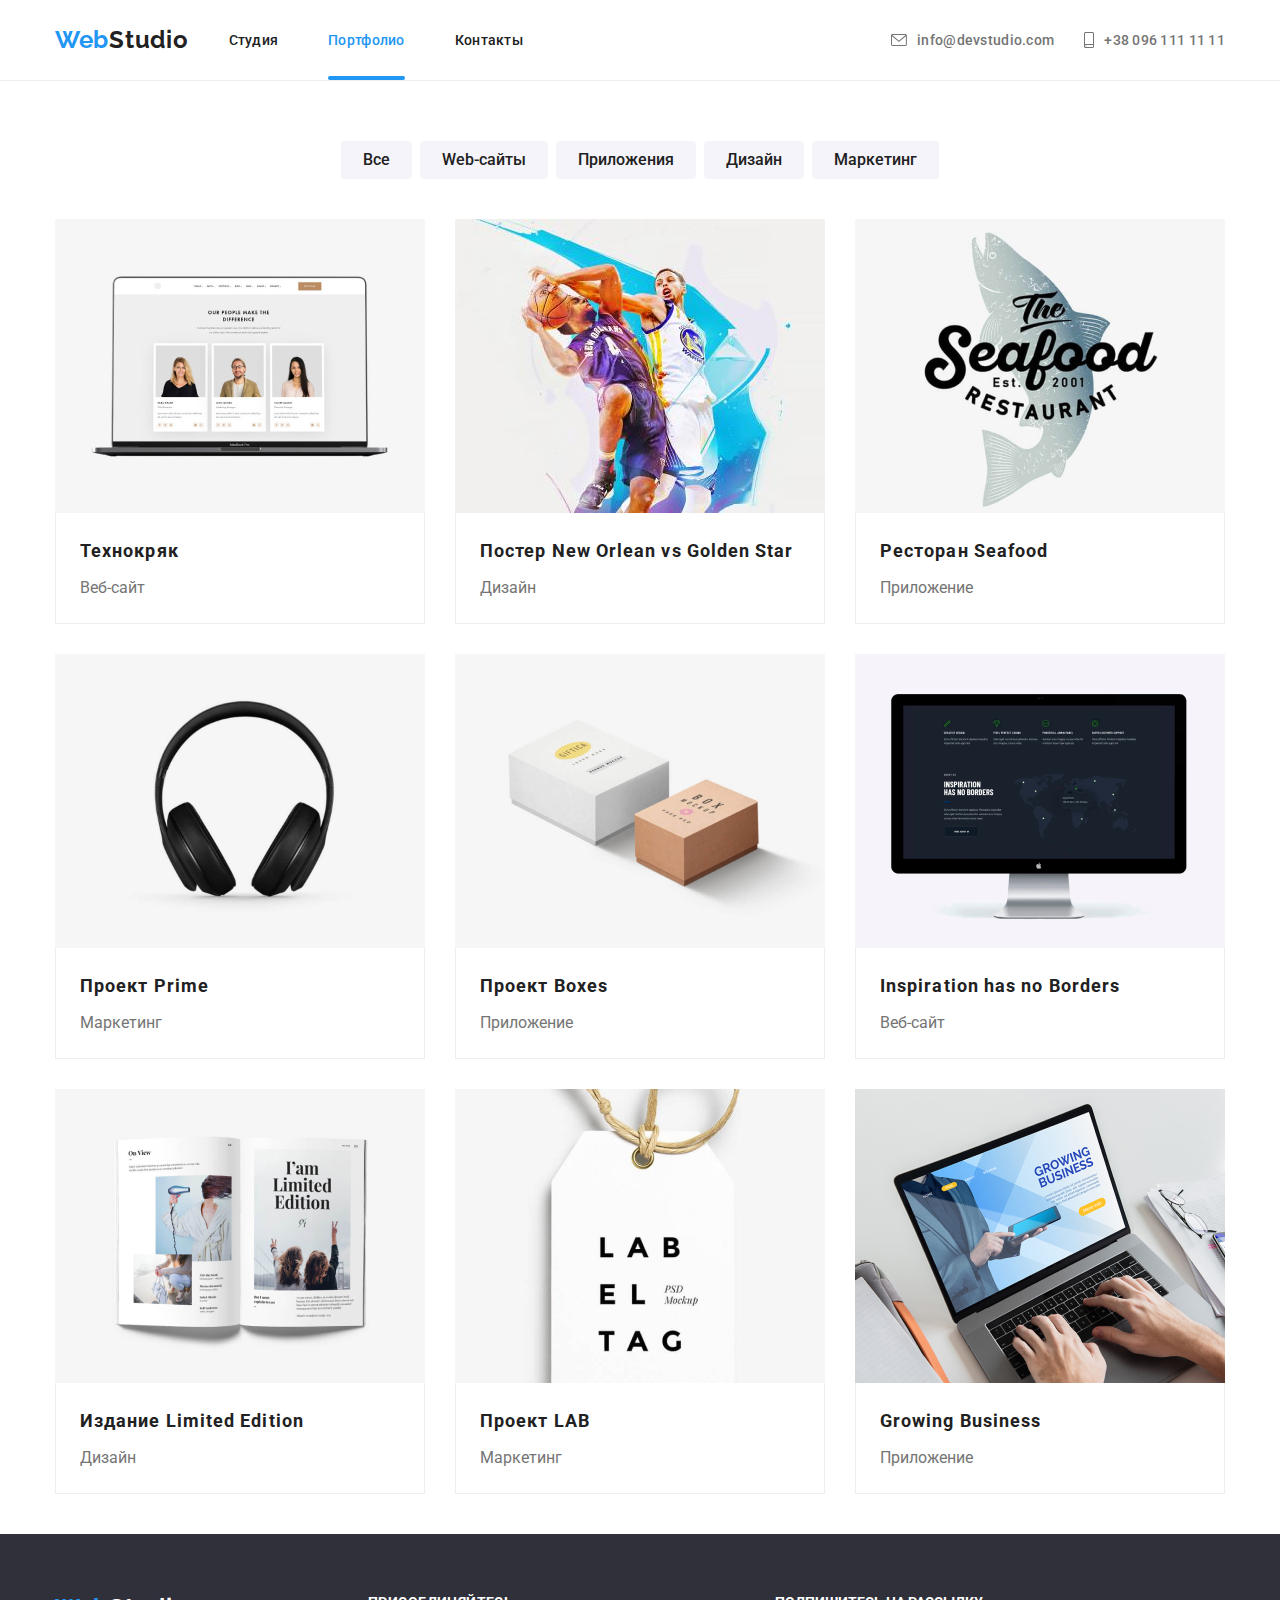
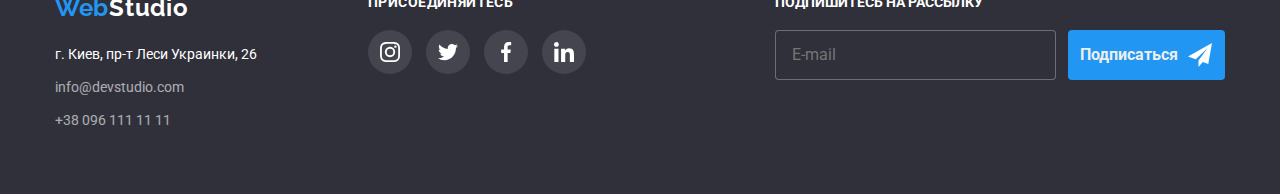
<file: portfolio.html>
<!DOCTYPE html>
<html lang="ru">

<head>
    <title>goit-markup-hw-08</title>
    <meta charset="utf-8">
    <link rel="stylesheet" href="css/main-dist.css">
    <meta name="viewport" content="width=device-width, initial-scale=1.0">
    <link rel="preconnect" href="https://fonts.googleapis.com">
    <link rel="preconnect" href="https://fonts.gstatic.com" crossorigin>
    <link href="https://fonts.googleapis.com/css2?family=Roboto:wght@300;400;500;700&display=swap" rel="stylesheet">
    <link rel="preconnect" href="https://fonts.googleapis.com">
    <link rel="preconnect" href="https://fonts.gstatic.com" crossorigin>
    <link href="https://fonts.googleapis.com/css2?family=Raleway:wght@700&display=swap" rel="stylesheet">
</head>

<body>
    <header class="header">
        <div class="container header-page">
                <a class="header__logo--link logo" href="/">Web<span class="logo-text">Studio</span></a>
                <button class="menu-toggle js-open-menu" aria-expanded="false" aria-controls="mobile-menu" type="button">
                        <svg
                            width="24"
                            height="24"
                            fill="currentColor"
                            viewBox="0 0 20 20"
                            xmlns="http://www.w3.org/2000/svg"
                        >
                            <path
                            fill-rule="evenodd"
                            d="M3 5a1 1 0 011-1h12a1 1 0 110 2H4a1 1 0 01-1-1zM3 10a1 1 0 011-1h12a1 1 0 110 2H4a1 1 0 01-1-1zM3 15a1 1 0 011-1h12a1 1 0 110 2H4a1 1 0 01-1-1z"
                            clip-rule="evenodd"
                            ></path>
                    </svg> 
                </button> 
                <div class="header__mobilePosition js-menu-container" id="mobile-menu"> 
                        <button class="menu-toggle style_btn js-close-menu">
                            <svg
                                viewBox="0 0 20 20"
                                xmlns="http://www.w3.org/2000/svg"
                                width="24"
                                height="24"
                                >
                                <path
                                    fill-rule="evenodd"
                                    d="M4.293 4.293a1 1 0 011.414 0L10 8.586l4.293-4.293a1 1 0 111.414 1.414L11.414 10l4.293 4.293a1 1 0 01-1.414 1.414L10 11.414l-4.293 4.293a1 1 0 01-1.414-1.414L8.586 10 4.293 5.707a1 1 0 010-1.414z"
                                    clip-rule="evenodd"
                                ></path>
                                </svg>
                        </button>
                    <nav class="mobile__fix-nav">
                        <ul class="header__list">
                            <li class="header__li"><a class="header__list--link" href="index.html">Студия</a></li>
                            <li class="header__li header__action"><a class="header__list--link action" href="portfolio.html">Портфолио</a></li>
                            <li class="header__li"><a class="header__list--link" href="">Контакты</a></li>
                        </ul>
                    </nav>
                    
                        <ul class="header__link">
                            <li class="header__right-link"><svg class="header__icon--right"><use href="./images/icon/symbol-defs.svg#icon-envelope"></use></svg><a class="header__icon--mail" href="mailto:info@devstudio.com">info@devstudio.com</a></li>
                            <li class="header__right-link"><svg class="header__icon--right icon-right-resize"><use href="./images/icon/symbol-defs.svg#icon-smartphone"></use></svg><a class="header__icon--tel" href="tel:+380961111111">+38 096 111 11 11</a></li>
                        </ul>
                        <ul class="header__mobile-list">
                            <li class="header__mobile-items"><a class="header__mobile-link" href="/">Instagram</a></li>
                            <li class="header__mobile-items"><a class="header__mobile-link" href="/">Twitter</a></li>
                            <li class="header__mobile-items"><a class="header__mobile-link" href="/">Facebook</a></li>
                            <li class="header__mobile-items"><a class="header__mobile-link" href="/">LinkedIn</a></li>
                        </ul>
                    
                </div> 
        </div>
    </header>
        <main>
                <section class="section-portfolio">
                    <div class="container">
                            <h1 class="advantages__hidden">Портфолио</h1> 
                                <ul class="section-portfolio__unordered--list">
                                    <li class="section-portfolio__item"><button type="submit"  class="section-portfolio__button  action-button" >Все</button></li>
                                    <li class="section-portfolio__item"><button type="submit"  class="section-portfolio__button action-button " >Web-сайты</button></li>
                                    <li class="section-portfolio__item"><button type="submit"  class="section-portfolio__button action-button " >Приложения</button></li>
                                    <li class="section-portfolio__item"><button type="submit"  class="section-portfolio__button action-button " >Дизайн</button></li>
                                    <li class="section-portfolio__item"><button type="submit"  class="section-portfolio__button action-button " >Маркетинг</button></li>
                                </ul>
                        
                            <ul class="product-card__unordered--list">
                                <li class="product-card__item">
                                    <a class="product-card__link" href="/">
                                        <div class="product-card__box-img">
                                            <picture>
                                                <img class="team__img_help" srcset="
                                                ./images/portfolio/desctop/desctop_notebook_370x1.jpg 370w,
                                                ./images/portfolio/desctop/desctop_notebook_740x2.jpg 740w,
                                                ./images/portfolio/table/table_notebook_x1.jpg 354w,
                                                ./images/portfolio/table/table_notebook_x2.jpg 708w,
                                                ./images/portfolio/mobi/mobi_notebook_450_x1.jpg 450w,
                                                ./images/portfolio/mobi/mobi_notebook_900_x2.jpg 900w
                                                 
                                                "
                                                sizes="(min-width: 1200px) 370px, (min-width: 768px) 354px, (min-width: 450px) 450px, 100vw"
                                                src="./images/portfolio/desctop/imgmax-width_1200x1.jpg"
                                                alt="team-member"
                                                />
                                                </picture>  
                                            <p class="product-card__box--text">Технокряк это современная площадка распространения коронавируса. Компании используют эту платформу для цифрового шпионажа и атак на защищённые сервера конкурентов.</p>
                                        </div>
                                        <div class="product-card__box-text">
                                            <h2 class="product-card__title">Технокряк</h2>
                                                <p class="product-card__box-bottom-text">Веб-сайт</p>
                                        </div>
                                    </a>
                    
                                <li class="product-card__item">
                                    <a class="product-card__link" href="/">
                                    <div class="product-card__box-img">    
                                        <picture>
                                            <img class="team__img_help" srcset="
                                            ./images/portfolio/desctop/desctop_basket_370x1.jpg 370w,
                                            ./images/portfolio/desctop/desctop_basket_740x2.jpg 740w,
                                            ./images/portfolio/table/table_basket_354x1.jpg 354w,
                                            ./images/portfolio/table/table_basket_708x2.jpg 708w,
                                            ./images/portfolio/mobi/mobi_basket_450x1.jpg 450w,
                                            ./images/portfolio/mobi/mobi_basket_900x2.jpg 900w
                                             
                                            "
                                            sizes="(min-width: 1200px) 370px, (min-width: 768px) 354px, (min-width: 450px) 450px, 100vw"
                                            src="./images/portfolio/desctop/imgmax-width_1200x1.jpg"
                                            alt="team-member"
                                            />
                                            </picture> 
                                        <p class="product-card__box--text">Технокряк это современная площадка распространения коронавируса. Компании используют эту платформу для цифрового шпионажа и атак на защищённые сервера конкурентов.</p>
                                    </div>
                                    <div class="product-card__box-text">
                                    <h2 class="product-card__title">Постер New Orlean vs Golden Star</h2>
                                    <p class="product-card__box-bottom-text">Дизайн</p>
                                    </div>
                                    </a>
                                </li>
                                <li class="product-card__item">
                                    <a class="product-card__link" href="/">
                                        <div class="product-card__box-img">  
                                            <picture>
                                                <img class="team__img_help" srcset="
                                                ./images/portfolio/desctop/desctop_seafood_370x1.jpg 370w,
                                                ./images/portfolio/desctop/desctop_seafood_740x2.jpg 740w,
                                                ./images/portfolio/table/table_seafood_354x1.jpg 354w,
                                                ./images/portfolio/table/table_seafood_708x2.jpg 708w,
                                                ./images/portfolio/mobi/mobi_seafood_450x1.jpg 450w,
                                                ./images/portfolio/mobi/mobi_seafood_900x2.jpg 900w
                                                 
                                                "
                                                sizes="(min-width: 1200px) 370px, (min-width: 768px) 354px, (min-width: 450px) 450px, 100vw"
                                                src="./images/portfolio/table/table_seafood_708x2.jpg"
                                                alt="team-member"
                                                />
                                                </picture>   
                                        <p class="product-card__box--text">Технокряк это современная площадка распространения коронавируса. Компании используют эту платформу для цифрового шпионажа и атак на защищённые сервера конкурентов.</p>
                                        </div>
                                    <div class="product-card__box-text">
                                    <h2 class="product-card__title">Ресторан Seafood</h2>
                                    <p class="product-card__box-bottom-text">Приложение</p>
                                    </div>
                                    </a>
                                </li>
                                <li class="product-card__item">
                                    <a class="product-card__link" href="/">
                                    <div class="product-card__box-img">    
                                        <picture>
                                            <img class="team__img_help" srcset="
                                            ./images/portfolio/desctop/desctop_sound_370x1.jpg 370w,
                                            ./images/portfolio/desctop/desctop_sound_740x2.jpg 740w,
                                            ./images/portfolio/table/table_sound_354x1.jpg 354w,
                                            ./images/portfolio/table/table_sound_708x2.jpg 708w,
                                            ./images/portfolio/mobi/mobi_sound_450x1.jpg 450w,
                                            ./images/portfolio/mobi/mobi_sound_900x2.jpg 900w
                                             
                                            "
                                            sizes="(min-width: 1200px) 370px, (min-width: 768px) 354px, (min-width: 450px) 450px, 100vw"
                                            src="./images/portfolio/desctop/desctop_sound_740x2.jpg"
                                            alt="team-member"
                                            />
                                            </picture>   
                                        <p class="product-card__box--text">Технокряк это современная площадка распространения коронавируса. Компании используют эту платформу для цифрового шпионажа и атак на защищённые сервера конкурентов.</p>
                                    </div>
                                    <div class="product-card__box-text">
                                    <h2 class="product-card__title">Проект Prime</h2>
                                    <p class="product-card__box-bottom-text">Маркетинг</p>
                                    </div>
                                    </a>
                                </li>
                                <li class="product-card__item">
                                    <a class="product-card__link" href="/">
                                    <div class="product-card__box-img">    
                                        <picture>
                                            <img class="team__img_help" srcset="
                                            ./images/portfolio/desctop/desctop_box_370x1.jpg 370w,
                                            ./images/portfolio/desctop/desctop_box_740x2.jpg 740w,
                                            ./images/portfolio/table/table_box_354x1.jpg 354w,
                                            ./images/portfolio/table/table_box_708x2.jpg 708w,
                                            ./images/portfolio/mobi/mobi_box_450x1.jpg 450w,
                                            ./images/portfolio/mobi/mobi_box_900x2.jpg 900w
                                             
                                            "
                                            sizes="(min-width: 1200px) 370px, (min-width: 768px) 354px, (min-width: 450px) 450px, 100vw"
                                            src="./images/portfolio/desctop/desctop_sound_740x2.jpg"
                                            alt="team-member"
                                            />
                                            </picture>   
                                        <p class="product-card__box--text">Технокряк это современная площадка распространения коронавируса. Компании используют эту платформу для цифрового шпионажа и атак на защищённые сервера конкурентов.</p>
                                    </div>
                                    <div class="product-card__box-text">
                                    <h2 class="product-card__title">Проект Boxes</h2>
                                    <p class="product-card__box-bottom-text">Приложение</p>
                                    </div>
                                    </a>
                                </li>
                                <li class="product-card__item">
                                    <a class="product-card__link" href="/">
                                        <div class="product-card__box-img">    
                                            <picture>
                                                <img class="team__img_help" srcset="
                                                ./images/portfolio/desctop/desctop_monitor_370x1.jpg 370w,
                                                ./images/portfolio/desctop/desctop_monitor_740x2.jpg 740w,
                                                ./images/portfolio/table/table_monitor_354x1.jpg 354w,
                                                ./images/portfolio/table/table_monitor_708x2.jpg 708w,
                                                ./images/portfolio/mobi/mobi_monitor_450x1.jpg 450w,
                                                ./images/portfolio/mobi/mobi_monitor_900x2.jpg 900w
                                                 
                                                "
                                                sizes="(min-width: 1200px) 370px, (min-width: 768px) 354px, (min-width: 450px) 450px, 100vw"
                                                src="./images/portfolio/table/table_monitor_708x2.jpg"
                                                alt="team-member"
                                                />
                                                </picture> 
                                            <p class="product-card__box--text">Технокряк это современная площадка распространения коронавируса. Компании используют эту платформу для цифрового шпионажа и атак на защищённые сервера конкурентов.</p>
                                        </div>
                                    <div class="product-card__box-text">
                                    <h2 class="product-card__title">Inspiration has no Borders</h2>
                                    <p class="product-card__box-bottom-text">Веб-сайт</p>
                                    </div>
                                    </a>
                                </li>
                                <li class="product-card__item">
                                    <a class="product-card__link" href="/">
                                    <div class="product-card__box-img">    
                                        <picture>
                                            <img class="team__img_help" srcset="
                                            ./images/portfolio/desctop/desctop_book_370x1.jpg 370w,
                                            ./images/portfolio/desctop/desctop_book_900x2.jpg 740w,
                                            ./images/portfolio/table/table_book_354x1.jpg 354w,
                                            ./images/portfolio/table/table_book_708x2.jpg 708w,
                                            ./images/portfolio/mobi/mobi_book_450x1.jpg 450w,
                                            ./images/portfolio/mobi/mobi_book_900x2.jpg 900w
                                             
                                            "
                                            sizes="(min-width: 1200px) 370px, (min-width: 768px) 354px, (min-width: 450px) 450px, 100vw"
                                            src="./images/portfolio/table/table_book_708x2.jpg"
                                            alt="team-member"
                                            />
                                            </picture> 
                                        <p class="product-card__box--text">Технокряк это современная площадка распространения коронавируса. Компании используют эту платформу для цифрового шпионажа и атак на защищённые сервера конкурентов.</p>
                                    </div>
                                    <div class="product-card__box-text">
                                    <h2 class="product-card__title">Издание Limited Edition</h2>
                                    <p class="product-card__box-bottom-text">Дизайн</p>
                                    </div>
                                    </a>
                                </li>
                                <li class="product-card__item">
                                    <a class="product-card__link" href="/">
                                        <div class="product-card__box-img">    
                                            <picture>
                                                <img class="team__img_help" srcset="
                                                ./images/portfolio/desctop/desctop_label_370x1.jpg 370w,
                                                ./images/portfolio/desctop/desctop_label_740x2.jpg 740w,
                                                ./images/portfolio/table/table_label_354x1.jpg 354w,
                                                ./images/portfolio/table/table_label_708x2.jpg 708w,
                                                ./images/portfolio/mobi/mobi_label_450x1.jpg 450w,
                                                ./images/portfolio/mobi/mobi_label_900x2.jpg 900w
                                                 
                                                "
                                                sizes="(min-width: 1200px) 370px, (min-width: 768px) 354px, (min-width: 450px) 450px, 100vw"
                                                src="./images/portfolio/table/table_label_708x2.jpg"
                                                alt="team-member"
                                                />
                                                </picture> 
                                            <p class="product-card__box--text">Технокряк это современная площадка распространения коронавируса. Компании используют эту платформу для цифрового шпионажа и атак на защищённые сервера конкурентов.</p>
                                        </div>    
                                    <div class="product-card__box-text">
                                    <h2 class="product-card__title">Проект LAB</h2>
                                    <p class="product-card__box-bottom-text">Маркетинг</p>
                                    </div>
                                    </a>
                                </li>
                                <li class="product-card__item">
                                    <a class="product-card__link" href="/">
                                        <div class="product-card__box-img">    
                                            <picture>
                                                <img class="team__img_help" srcset="
                                                ./images/portfolio/desctop/desctop_job_370x1.jpg 370w,
                                                ./images/portfolio/desctop/desctop_job_740x2.jpg 740w,
                                                ./images/portfolio/table/table_job_354x1.jpg 354w,
                                                ./images/portfolio/table/table_job_708x2.jpg 708w,
                                                ./images/portfolio/mobi/mobi_job_450x1.jpg 450w,
                                                ./images/portfolio/mobi/mobi_job_900x2.jpg 900w
                                                 
                                                "
                                                sizes="(min-width: 1200px) 370px, (min-width: 768px) 354px, (min-width: 450px) 450px, 100vw"
                                                src="./images/portfolio/table/table_job_708x2.jpg"
                                                alt="team-member"
                                                />
                                                </picture> 
                                            <p class="product-card__box--text">Технокряк это современная площадка распространения коронавируса. Компании используют эту платформу для цифрового шпионажа и атак на защищённые сервера конкурентов.</p>
                                        </div>    
                                    <div class="product-card__box-text">
                                    <h2 class="product-card__title">Growing Business</h2>
                                    <p class="product-card__box-bottom-text">Приложение</p>
                                    </div>
                                    </a>
                                </li>
                            </ul>
                        
                    </div>
                </section>
        </main>
        <footer> 
            <div class="container flex">
                <div class="footer__media768">
                    <div class="footer-logo">
                        <a class="footer-logo__link reset-margin" href="/">Web<span class="ft-color">Studio</span></a>
                        <address class="footer-logo__address--box">
                            <p class="footer-logo__text--address">г. Киев, пр-т Леси Украинки, 26 </p>
                            <ul class="footer-logo__unordered--list">
                                <li class="footer-logo__item"><a class="footer-logo__link--mail" href="mailto:info@devstudio.com">info@devstudio.com</a></li>
                                <li class="footer-logo__item"><a class="footer-logo__link--tel" href="tel:+380961111111">+38 096 111 11 11</a></li>
                            </ul>
                        </address>
                    </div>
                    <div class="footer-social">
                        <b class="footer-social__title">присоединяйтесь</b>
                        <ul class="footer-social__unordered--list">
                            <li class="footer-social__item"><a class="team__icon--item" href="/"><svg class="team__icon--team iconteam-color"><use href="./images/icon/symbol-defs.svg#icon-instagram-2"></use></svg></a></li>
                            <li class="footer-social__item"><a class="team__icon--item" href="/"><svg class="team__icon--team iconteam-color"><use href="./images/icon/symbol-defs.svg#icon-twitter-1"></use></svg></a></li>
                            <li class="footer-social__item"><a class="team__icon--item" href="/"><svg class="team__icon--team iconteam-color"><use href="./images/icon/symbol-defs.svg#icon-facebook-1"></use></svg></a></li>
                            <li class="footer-social__item"><a class="team__icon--item" href="/"><svg class="team__icon--team iconteam-color"><use href="./images/icon/symbol-defs.svg#icon-linkedin-1"></use></svg></a></li>
                        </ul>    
                    </div>
                </div>
                <div class="footer-subscription">
                    <b class="footer-subscription__title">Подпишитесь на рассылку</b>
                    <form class="footer-subscription__form">
                       <input class="footer-subscription__input--text" type="text" name="email" placeholder="E-mail">
                       <button class="footer-subscription__button" type="submit">Подписаться</button>
                    </form>    
                </div>
            </div> 
            <!-- Модальное окно-->
            <div data-modal class="model_beckdrop is-hidden">
                <div class="model">
                    <button data-modal-close class="close">
                        <svg  class="close-x" width="18px" height="18px">
                            <use href="./images/icon/close.svg#x">
                            </use>
                        </svg>                  
                    </button>
                    <b class="model-title">Оставьте свои данные, мы вам перезвоним</b>
                    <form class="model-form">
                            <div class="form-field">
                                    <label class="label-form" for="name">Имя</label>
                                <div class="form-layer">
                                        <input class="form-name" id="name" type="text" name="name" maxlength="50">
                                        <svg class="input-icon">
                                            <use href="./images/icon/form.svg#icon-person-form"></use>
                                        </svg>
                                </div>
                            </div>
    
                            <div class="form-field">
                                    
                                    <label class="label-form" for="phone">Телефон</label>
                                <div class="form-layer">
                                    <input class="form-name" id="phone" type="tel" name="phone" maxlength="16">
                                    <svg class="input-icon">
                                        <use href="./images/icon/form.svg#icon-phone-form"></use>
                                    </svg>
                                </div>
                            </div>
    
                            <div class="form-field">
                                    <label class="label-form" for="email">Почта</label>
                                <div class="form-layer">
                                    <input class="form-name" id="email" name="email" type="email"  maxlength="50">
                                    <svg class="input-icon">
                                        <use href="./images/icon/form.svg#icon-email-form"></use>
                                    </svg>
                                </div>
                            </div>
    
                            <div class="form-field">
                                <label class="label-form" for="comment">Комментарий</label>
                                <textarea class="form-comment" name="comment" id="comment" placeholder="Введите текст" ></textarea>
                            </div>
                            <div class="form-field flex-check">
                                
                                <label class="label-form agreement" for="check"><input class="agreement-checkbox" type="checkbox" name="ofer" id="check" value="true">
                                    <span class="psevdo-check"></span><span class="label__res">Соглашаюсь с рассылкой и принимаю</span><a class="label-link" href="/">Условия договора</a>
                                    
                                </label>
                            </div>
                            <div class="formm-center_btn">
                            <button class="form-btn" type="submit">Отправить</button>
                            </div>
                    
                    </form>
                </div>
            </div>
            <!--Конец модальное окна-->
            <script src="./js/script.js"></script>
            <script src="./js/mobile-menu.js"></script>
        </footer>
</body>
</html>
</file>
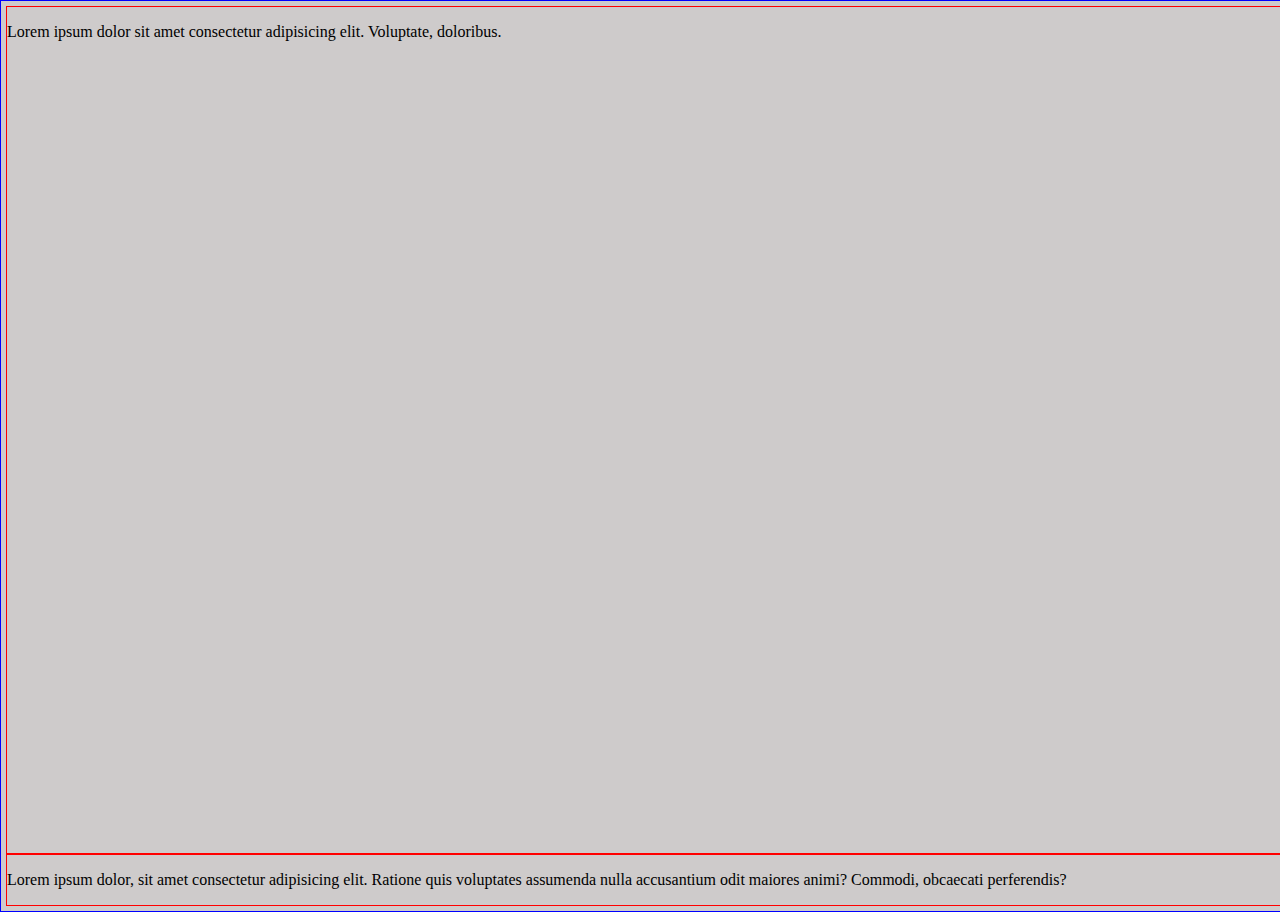
<file: test.html>
<!DOCTYPE html>
<html lang="ru">

<head>
    <title>test</title>
    <meta charset="utf-8">
    <link rel="stylesheet" href="css/test.css">
    <meta name="viewport" content="width=device-width, initial-scale=1.0" />
    <link rel="preconnect" href="https://fonts.googleapis.com">
    <link rel="preconnect" href="https://fonts.gstatic.com" crossorigin>
    <link href="https://fonts.googleapis.com/css2?family=Roboto:wght@400;500;700;900&display=swap" rel="stylesheet">
    <link rel="preconnect" href="https://fonts.googleapis.com">
    <link rel="preconnect" href="https://fonts.gstatic.com" crossorigin>
    <link href="https://fonts.googleapis.com/css2?family=Raleway:wght@700&display=swap" rel="stylesheet">
</head>


<body>
    <div class="box">
        <div class="box1">
            <p>Lorem ipsum dolor sit amet consectetur adipisicing elit. Voluptate, doloribus.</p>
        </div>
    
        <div class="box2">
            <p>Lorem ipsum dolor, sit amet consectetur adipisicing elit. Ratione quis voluptates assumenda nulla accusantium odit maiores animi? Commodi, obcaecati perferendis?</p>
        </div>
    </div>
</body>
</html>
</file>
<file: css/test.css>
.box{
    padding: 5px;
    border: 1px solid blue;
    position: absolute;
    top:0;
    left:0;
    width: 100vw;
    height: 100vh;
    background-color: rgb(206, 203, 203);
    display: flex;
    flex-direction: column;
}
.box1{
    
    display: block;
    border: 1px solid red;
    flex: 1 1 auto
}
.box2{
   
    display: block;
    border: 1px solid red;
}
</file>
<file: css/main-dist.css>
/*! normalize.css v8.0.1 | MIT License | github.com/necolas/normalize.css */html{line-height:1.15;-webkit-text-size-adjust:100%}body{margin:0}main{display:block}h1{font-size:2em;margin:0.67em 0}hr{box-sizing:content-box;height:0;overflow:visible}pre{font-family:monospace, monospace;font-size:1em}a{background-color:transparent}abbr[title]{border-bottom:none;text-decoration:underline;text-decoration:underline dotted}b,strong{font-weight:bolder}code,kbd,samp{font-family:monospace, monospace;font-size:1em}small{font-size:80%}sub,sup{font-size:75%;line-height:0;position:relative;vertical-align:baseline}sub{bottom:-0.25em}sup{top:-0.5em}img{border-style:none}button,input,optgroup,select,textarea{font-family:inherit;font-size:100%;line-height:1.15;margin:0}button,input{overflow:visible}button,select{text-transform:none}[type=button],[type=reset],[type=submit],button{-webkit-appearance:button}[type=button]::-moz-focus-inner,[type=reset]::-moz-focus-inner,[type=submit]::-moz-focus-inner,button::-moz-focus-inner{border-style:none;padding:0}[type=button]:-moz-focusring,[type=reset]:-moz-focusring,[type=submit]:-moz-focusring,button:-moz-focusring{outline:1px dotted ButtonText}fieldset{padding:0.35em 0.75em 0.625em}legend{box-sizing:border-box;color:inherit;display:table;max-width:100%;padding:0;white-space:normal}progress{vertical-align:baseline}textarea{overflow:auto}[type=checkbox],[type=radio]{box-sizing:border-box;padding:0}[type=number]::-webkit-inner-spin-button,[type=number]::-webkit-outer-spin-button{height:auto}[type=search]{-webkit-appearance:textfield;outline-offset:-2px}[type=search]::-webkit-search-decoration{-webkit-appearance:none}::-webkit-file-upload-button{-webkit-appearance:button;font:inherit}details{display:block}summary{display:list-item}template{display:none}[hidden]{display:none}.flex-center{display:flex;align-items:center}body{font-family:"Roboto", sans-serif;padding:0;margin:0}.section-portfolio{padding-top:94px;padding-bottom:94px}.container{width:1200px;margin:0 auto;padding-left:15px;padding-right:15px}img{display:block}*{box-sizing:border-box}ul{list-style:none}a{text-decoration:none}input,label{display:block}.advantages__hidden{position:absolute;width:1px;height:1px;margin:-1px;border:0;padding:0;white-space:nowrap;clip-path:inset(100%);clip:rect(0 0 0 0);overflow:hidden}.header__list--link.bg{background:#2196F3;color:#fff}a.action{color:#2196F3}header{border-bottom:1px solid #EEEEEE}.header-page{display:flex;align-items:center}.header__logo--link{color:#2196F3;font-size:26px;font-weight:bold;text-decoration:none;margin-right:93px;font-family:"Raleway", sans-serif}.header__li{position:relative}.header__action:before{position:absolute;content:'';width:100%;height:4px;bottom:0px;left:0px;background-color:#2196F3;border-radius:2px}.logo-text{color:#212121;font-weight:bold;font-family:"Raleway", sans-serif}.header__list--link{color:#212121;font-weight:500;font-size:14px;padding-top:32px;padding-bottom:32px;display:block;transition:color 250ms cubic-bezier(0.4, 0, 0.2, 1)}.header__list--link{position:relative}.header__list--link:hover{color:#2196F3}.header__link{display:flex;margin:0;padding:0;margin-left:auto}.header__icon--tel{display:block;color:#757575;text-decoration:none;font-size:14px;font-weight:500;margin-right:0px;transition:color 250ms cubic-bezier(0.4, 0, 0.2, 1)}.header__icon--tel:hover{color:#2196F3}.header__icon--mail{display:block;color:#757575;text-decoration:none;font-size:14px;font-weight:500;transition:color 250ms cubic-bezier(0.4, 0, 0.2, 1)}.header__icon--mail:hover{color:#2196F3}.header__right-link{display:inline-flex;justify-content:center;align-items:center;cursor:pointer}.header__right-link:first-child{margin-right:50px}.header__right-link:hover .header__icon--right{fill:#2196F3}.header__icon--right{display:block;width:16px;height:12px;margin-right:10px;fill:#757575;transition:color 250ms cubic-bezier(0.4, 0, 0.2, 1), fill 250ms cubic-bezier(0.4, 0, 0.2, 1)}.icon-right-resize{width:10px;height:16px}.header__list{display:flex;align-items:center;margin:0px;padding:0px}.header__li{margin-right:50px}.header__li:last-child{margin-right:0px}.bussines-page{position:relative;max-width:1600px;margin:0 auto;padding-top:200px;padding-bottom:200px;background:#2F303A;text-align:center;background-image:linear-gradient(to right, rgba(47, 48, 58, 0.4), rgba(47, 48, 58, 0.4)), url(../images/bg-her.jpg);background-size:cover;background-position:center}.bussines-title{font-size:44px;color:#fff;font-weight:900;text-align:center;line-height:60px;margin:0;text-transform:uppercase}.bussines-buttom{margin-top:30px;padding:10px 32px 10px 32px;border:none;font-size:16px;background:#2196F3;color:#fff;border-radius:4px;transition:background-color 250ms cubic-bezier(0.4, 0, 0.2, 1)}.bussines-buttom:hover{background:#1b7ac7}.advantages{padding-top:94px}.advantages__unordered--list{display:flex;margin:0px;padding:0px}.advantages__list{margin-right:30px;width:270px}.advantages__list:last-child{margin-right:0px}.advantages__box--icon{background-color:#F5F4FA;border-radius:4px;height:120px;display:flex;align-items:center;justify-content:center;margin-bottom:30px}.advantages__icon{width:70px;height:70px}.advantages__title{font-size:14px;font-weight:700;text-transform:uppercase;margin:0px;color:#212121;font-family:"Roboto", sans-serif}.advantages__text{font-size:14px;margin:0;margin-top:10px;font-weight:400;color:#757575;line-height:24px;text-align:left}.ourwork{padding-top:94px;padding-bottom:91px}.ourwork__title{text-align:center;font-size:34px;font-weight:bold;font-family:var(--font-ferst);margin:0}.ourwork__list{margin:0;margin-top:50px;display:flex;padding:0px}.ourwork__item{width:calc((100% - 60px) / 3);margin-right:30px;position:relative}.ourwork__item:nth-child(3n){margin-right:0px}.ourwork__box{position:absolute;display:flex;justify-content:center;align-items:center;width:100%;width:370px;height:70px;left:0px;bottom:0px;background:rgba(47, 48, 58, 0.8)}.ourworkbox__text{color:#fff;text-transform:uppercase;font-weight:700;font-size:14px;line-height:16,41px}.back-layer{background:#F5F4FA}.team{padding-top:94px;padding-bottom:94px;background:#F5F4FA}.team__title{font-size:36px;text-align:center;margin:0}.team__list{display:flex;padding:0px;margin-top:50px;margin-bottom:0px}.team__items{width:calc((100% - 90px) / 4);margin-right:30px;box-shadow:0px 1px 1px #757575;border-radius:0px 0px 4px 4px}.team__items:nth-child(4n){margin-right:0px}.team__items--title{font-size:16px;font-weight:500;color:#212121;text-align:center;margin:0px;margin-bottom:10px}.team__image--box>.team__image{display:block}.team__items--text{color:#757575;text-align:center;font-weight:400;margin-top:0px;margin-bottom:0px}.team__box--name{height:auto;background:#FFFFFF;padding-top:30px;padding-bottom:30px;padding-left:32px;padding-right:32px;border-radius:0px 0px 4px 4px}.team__icon--team{width:20px;height:20px;fill:#AFB1B8;transition:fill 250ms cubic-bezier(0.4, 0, 0.2, 1)}.iconteam-color{fill:#ffffff}.team__unordered--list{display:flex;align-items:center;justify-content:center;margin:0 auto;margin-top:16px;padding:0}.team__icon--item{display:flex;align-items:center;justify-content:center;border-radius:50%;width:44px;height:44px;margin-right:10px;transition:background-color 250ms cubic-bezier(0.4, 0, 0.2, 1)}.team__icon--item:hover .team__icon--team{fill:#EEEEEE}.team__icon--item:hover{background-color:#2196F3}.team__icon--item:last-child{margin-right:0px}.team__icon--link{padding:0px;margin:0px;width:100%;height:100%;display:flex;justify-content:center;align-items:center}.clients{padding-top:94px;padding-bottom:94px}.clients__title{font-size:36px;text-align:center;margin:0}.clients__unordered--list{width:100%;padding:0px;margin:0px;display:flex;margin-top:50px}.clients__unordered--item{width:calc((100% - 150px) / 6);height:92px;margin-right:30px;border:1px solid #AFB1B8;border-radius:4px;transition:border-color 250ms cubic-bezier(0.4, 0, 0.2, 1)}.clients__unordered--item:hover .clients__icon--clients{fill:#2196F3}.clients__unordered--item:hover{border:1px solid #2196F3}.clients__unordered--item:last-child{margin-right:0px}.clients__icon--link{width:100%;height:100%;display:flex;justify-content:center;align-items:center}.clients__icon--clients{display:block;width:106px;height:60px;fill:#AFB1B8;transition:fill 250ms cubic-bezier(0.4, 0, 0.2, 1)}footer{background:#2F303A;padding-top:60px;padding-bottom:60px}.reset-margin{margin:0}footer{background:#2F303A;padding-top:60px;padding-bottom:60px}.flex{display:flex;align-items:baseline}.reset-margin{margin:0}.footer-logo__link{color:#2196F3;font-size:26px;font-weight:bold;text-decoration:none;margin-right:93px;font-family:'Raleway', sans-serif}.ft-color{color:#FFF}.footer-logo__address--box{font-size:14px;font-weight:400;color:#fff;line-height:24px;margin-top:20px}.footer-logo__text--address{font-style:normal;margin:0px;font-size:14px;font-weight:400;color:#fff;line-height:24px}.footer-logo__unordered--list{padding:0;margin:0;display:inline-block;margin-bottom:0;margin-top:9px}.footer-logo__link--mail,.footer-logo__link--tel{display:block;color:var(--ferst-color);text-decoration:none;font-size:14px;font-weight:400;line-height:24px;color:#fff;opacity:60%;font-style:normal}.footer-logo__item:last-child{margin-top:9px}.footer-social{margin-left:70px}.footer-social__title{font-size:14px;font-weight:700;color:#fff;text-transform:uppercase;margin-bottom:20px}.footer-social__unordered--list{display:flex;align-items:center;justify-content:center;margin:0 auto;margin-top:16px;padding:0}.footer-social__icon{display:inline-flex;align-items:center;justify-content:center;border-radius:50%;width:44px;height:44px;margin-right:10px;background-color:rgba(255, 255, 255, 0.1);transition:background-color 250ms cubic-bezier(0.4, 0, 0.2, 1)}.footer-social__icon:last-child{margin-right:0px}.teamicon-link{padding:0px;margin:0px;width:100%;height:100%;display:flex;justify-content:center;align-items:center}.iconteam-color{fill:#AFB1B8}.footer-social__item{display:inline-flex;align-items:center;justify-content:center;border-radius:50%;width:44px;height:44px;margin-right:10px;background-color:rgba(255, 255, 255, 0.1);transition:background-color 250ms cubic-bezier(0.4, 0, 0.2, 1)}.footer-subscription{margin-left:93px}.footer-subscription__title{font-size:14px;font-weight:700;color:#fff;text-transform:uppercase;margin-bottom:20px}.footer-subscription__form{margin-top:20px;display:inline-flex}.footer-subscription__input--text{padding-top:15px;padding-bottom:15px;width:358px;padding-left:16px;border-radius:4px;background:#2F303A;border:1px solid rgba(255, 255, 255, 0.3);color:rgba(255, 255, 255, 0.3);font-size:16px;display:inline-flex;justify-content:center;align-items:center;position:relative}.footer-subscription__button{border-radius:4px;background-color:#2196F3;color:#EEEEEE;width:200px;height:50px;margin-left:12px;font-size:16px;font-weight:700;display:inline-flex;justify-content:center;align-items:center;cursor:pointer;border:none;transition:background-color 250ms cubic-bezier(0.4, 0, 0.2, 1)}.footer-subscription__button:hover{background-color:#1d80d1}.footer-subscription__button:after{content:"";width:24px;display:inline-flex;height:24px;display:block;background-image:url(../images/icon/icon-telega.svg);background-position:center;background-size:cover;margin-left:10px}.flex-check{margin-top:20px;display:flex;justify-content:center;align-items:center}.model_beckdrop{position:fixed;padding-left:15px;padding-right:15px;padding-top:94px;padding-bottom:94px;left:0;top:0;bottom:0;right:0;background-color:rgba(0, 0, 0, 0.2);transition:opacity 500ms cubic-bezier(0.4, 0, 0.2, 1);opacity:1;overflow-y:scroll}.is-hidden{opacity:0;pointer-events:none}.model{border-radius:4px;min-width:528px;min-height:581px;background-color:#fff;padding:40px}.model-form{margin-top:12px}.model-title{font-weight:700;font-size:20px;line-height:23,44px;letter-spacing:0.03em}.form-field{margin-top:10px}.form-layer{position:relative}.form-layer:focus-within>.input-icon,.form-layer:focus-within>.label-form{color:#2196F3;fill:#2196F3}.label-form{position:relative;font-weight:400;font-size:12px;line-height:14px;letter-spacing:0.01em;color:#757575;margin-bottom:4px}.form-name{padding-top:11px;padding-left:42px;padding-bottom:11px;width:100%;border:1px solid rgba(33, 33, 33, 0.2);box-sizing:border-box;border-radius:4px;outline:none;transition:fill 250ms cubic-bezier(0.4, 0, 0.2, 1)}.form-name:focus{border:1px solid #2196F3}.form-name:focus+.input-icon{fill:#2196F3}.form-comment{width:100%;height:120px;outline:none;border:1px solid rgba(33, 33, 33, 0.2);border-radius:4px;padding:12px 16px 12px 16px;resize:none}.form-comment:focus-within{border-color:#2196F3}.form-comment::placeholder{font-weight:400;font-size:14px;line-height:16px;letter-spacing:0.01em;color:rgba(117, 117, 117, 0.5)}.label-link{color:#2196F3;text-decoration:underline;font-weight:400;font-size:14px;line-height:16px;letter-spacing:0.01em}.agreement-checkbox{appearance:none}.agreement-checkbox:checked+.psevdo-check{background-image:url(../images/icon/icon-check.svg);border-color:#2196F3;background-position:center;background-size:contain}.agreement{display:flex;align-items:center;justify-content:center;padding-bottom:3px;font-weight:400;font-size:14px;line-height:24px;letter-spacing:0.03em;color:#757575;margin:0}.agreement a{margin-left:5px}.psevdo-check{display:inline-block;width:16px;height:15px;margin-right:7px;border:2px solid #212121;border-radius:4px;box-sizing:border-box}.input-icon{position:absolute;width:18px;height:18px;left:12px;top:50%;transform:translateY(-50%)}.close{position:absolute;display:flex;align-items:center;justify-content:center;width:30px;height:30px;border:1px solid rgba(1, 1, 1, 0.1);border-radius:50%;top:102px;background-color:#fff;right:21px;cursor:pointer}.close:hover .close-x{fill:#2196F3}.close-x{width:18px;height:18px;fill:#010101;transition:fill 250ms cubic-bezier(0.4, 0, 0.2, 1)}.formm-center_btn{display:flex;justify-content:center;margin-top:30px}.form-btn{border:none;padding:10px 55px 10px 55px;font-size:16px;background-color:#2196F3;color:#fff;border-radius:4px;transition:background-color 250ms cubic-bezier(0.4, 0, 0.2, 1)}.form-btn:hover{background-color:#1d80d1;cursor:pointer}.section-portfolio__unordered--list{padding:0;display:flex;margin:0px;justify-content:center}.section-portfolio__unordered--list:last-child{margin-right:0px}.section-portfolio__item{margin-right:8px}.section-portfolio__item:last-child{margin-right:0px}.section-portfolio__button{color:#212121;font-size:16px;line-height:26px;font-weight:500;text-align:center;display:inline-block;padding:6px 22px 6px 22px;background-color:#F5F4FA;border-radius:4px;border:none;transition:background-color 253ms cubic-bezier(0.4, 0, 0.2, 1), color 2503ms cubic-bezier(0.4, 0, 0.2, 1)}.action-button{background-color:#F5F4FA;transition:box-shadow 250ms cubic-bezier(0.4, 0, 0.2, 1), background-color 260ms cubic-bezier(0.4, 0, 0.2, 1), color 250ms cubic-bezier(0.4, 0, 0.2, 1)}.action-button:hover{color:#fff;background:#2196F3;cursor:pointer;box-shadow:0px 3px 1px rgba(0, 0, 0, 0.1), 0px 1px 2px rgba(0, 0, 0, 0.08), 0px 2px 2px rgba(0, 0, 0, 0.12)}.product-card__unordered--list{margin:0px;margin-top:50px;display:flex;flex-wrap:wrap;padding:0px}.product-card__item{width:calc((100% - 60px) / 3);margin-bottom:30px;margin-right:30px;transition:250ms}.product-card__item:nth-child(3n){margin-right:0}.product-card__item:nth-last-child(-n+3){margin-bottom:0px}.product-card__link{width:100%;height:100%;display:block}.product-card__link:hover{box-shadow:0px 4px 4px 0px rgba(0, 0, 0, 0.25)}.product-card__box-img{position:relative;overflow:hidden}.product-card__box-img:before{content:'';position:absolute;overflow:hidden;display:inline-block;top:0;left:0;width:100%;height:100%;background-color:#2196F3;transform:translateY(100%);opacity:0;transition:transform 250ms cubic-bezier(0.4, 0, 0.2, 1)}.product-card__item:hover .product-card__box-img:before{overflow:hidden;transform:translateY(0);opacity:1}.product-card__box--text{position:absolute;top:0;left:0;padding:64px 24px 64px 24px;font-weight:400;color:#fff;font-size:18px;opacity:0;letter-spacing:0.03em;line-height:28px;margin:0;transform:translateY(100%);transition:transform 250ms cubic-bezier(0.4, 0, 0.2, 1)}.product-card__item:hover .product-card__box--text{overflow:hidden;transform:translateY(0);opacity:1}.product-card__box-text{padding-top:20px;padding-left:24px;padding-right:24px;padding-bottom:20px;border-left:1px solid #EEEEEE;border-bottom:1px solid #EEEEEE;border-right:1px solid #EEEEEE}.product-card__title{margin:0px;padding:0px;color:#212121;font-size:18px;font-weight:bold;line-height:36px}.product-card__box-bottom-text{margin:0px;color:#757575;font-size:16px;font-weight:400;line-height:30px;margin-top:4px}.team__img_help{width:100%;height:100%}@media screen and (max-width:479px){.bussines-page{background-image:linear-gradient(to right, rgba(47, 48, 58, 0.4), rgba(47, 48, 58, 0.4)), url(../images/bg-her_480.jpg);background-repeat:no-repeat;background-size:cover}}@media screen and (max-width:479px) and (-webkit-min-device-pixel-ratio:2),screen and (max-width:479px) and (min-device-pixel-ratio:2),screen and (max-width:479px) and (min-resolution:2dppx),screen and (max-width:479px) and (min-resolution:192dpi){.bussines-page{background-image:linear-gradient(to right, rgba(47, 48, 58, 0.4), rgba(47, 48, 58, 0.4)), url(../images/bg-her_480_x2.jpg)}}@media screen and (max-width:767px){.header__link{flex-direction:column-reverse;align-items:start;padding-left:40px;margin-left:0;margin-bottom:64px}.header__li{margin-bottom:34px}.style_btn{fill:#212121}.style_btn:focus{fill:#2196F3}.header__mobilePosition{display:none;position:fixed;width:100vw;height:100vh;background-color:#fff;top:0px;left:0px;z-index:1000;padding-left:15px;padding-right:15px;padding-top:10px;padding-bottom:10px}.mobile__fix-nav{margin-bottom:auto}.menu-toggle{display:block;margin-left:auto}.header__mobilePosition.is-open{display:flex;flex-direction:column}.header__mobile-list{margin-bottom:48px}.header__right-link{margin:0;margin-bottom:32px}.header__right-link:first-child{margin:0}.header__icon--right{display:none}.header__icon--tel{font-style:normal;font-weight:500;font-size:34px;line-height:40px;letter-spacing:0.02em;color:#2196F3}.header__icon--mail{font-style:normal;font-weight:500;font-size:24px;line-height:28px;letter-spacing:0.02em;color:#757575}.header__mobile-items{display:inline-block;border-right:1px solid #757575;padding-right:10px;padding-left:10px}.header__mobile-items:last-child{border:none}.header__mobile-items:first-child{padding-left:0px}.header__mobile-link{font-style:normal;font-weight:500;font-size:18px;line-height:22px;letter-spacing:0.02em;color:#2196F3}}.container{width:100%}.label-form .agreement{font-size:12px;line-height:14px;letter-spacing:0.03em}.model{min-width:calc(100% - 15px)}.header .container{position:relative}.container.header-page{width:100%;margin:0;box-sizing:border-box;padding-top:10px;padding-bottom:10px}.header__logo--link{margin-right:0}.menu-toggle{display:block;margin-left:auto;border:none;background-color:transparent}.menu-toggle .header__icon-cross{display:none}.menu-toggle.is-open .header__icon-cross{display:block}.menu-toggle.is-open .header__icon-menu{display:none}.hedaer__iconBtn{width:40px;height:40px}.header{position:relative}.header__list{display:block;margin-left:40px}.psevdo-check{min-width:16px;min-height:16px}.header__list--link{font-weight:500;font-size:40px;line-height:47px;letter-spacing:0.02em;padding:0}.header__action:before{display:none}.bussines-page{width:100%;padding-top:118px;padding-bottom:118px}.bussines-page .container{max-width:480px}.bussines-title{font-weight:900;font-size:26px;line-height:42px;text-align:center;letter-spacing:0.06em;text-transform:uppercase}.advantages .container{width:100%}.advantages__unordered--list{display:block}.advantages__list{width:100%}.advantages__title{text-align:center;font-weight:bold;font-size:14px;line-height:16px;letter-spacing:0.03em;text-transform:uppercase}.ourwork{display:none}.ourwork .container{max-width:480px}.team{padding-top:60px;padding-bottom:60px}.team__list{display:block}.team__items{width:100%;margin:0;margin-bottom:30px}.team__items:last-child{margin-top:0}.team__image{width:100%}.clients{padding-top:60px;padding-bottom:60px}.clients .container{width:100%}.clients__title{font-weight:bold;font-size:28px;line-height:33px;text-align:center;letter-spacing:0.03em}.clients__unordered--list{flex-wrap:wrap;justify-content:space-between}.clients__unordered--item{flex-basis:calc((100% - 2 * 15px) /2);margin:0px;margin-bottom:30px}.container.flex{display:flex;flex-direction:column;align-items:center;justify-content:center;width:100%}.footer-logo{width:100%;margin-bottom:60px}.footer-logo__link.reset-margin{margin:0;display:block;text-align:center;font-size:24px;line-height:28px;text-align:center;letter-spacing:0.03em}.footer-logo__address--box{text-align:center}.footer-logo__link{text-align:center}.footer-social{width:100%;margin:0;margin-bottom:60px}.footer-subscription{margin:0;width:100%}.footer-subscription__form{display:block}.footer-social__title{display:block;text-align:center;font-weight:bold;font-size:14px;line-height:16px;text-align:center;letter-spacing:0.03em;text-transform:uppercase}.footer-social__unordered--list{display:block;text-align:center}.footer-social__item:last-child{margin:0}.footer-subscription__input--text{width:100%;margin-bottom:20px}.footer-subscription__button{display:flex;margin:0 auto;margin-top:20px}.footer-subscription__title{display:block;text-align:center}.product-card__item{width:100%;margin-right:0;margin-top:30px}.section-portfolio__item{margin-bottom:15px}.section-portfolio__item:last-child{margin-bottom:0}.section-portfolio{padding-top:60px;padding-bottom:40px}.product-card__unordered--list{margin-top:40px}.section-portfolio .container{width:100%}.section-portfolio__unordered--list{display:flex;flex-wrap:wrap;justify-content:left}.product-card__box-img>img{width:100%}.footer-subscription{max-width:100%}@media screen and (max-width:479px){.header__list--link{font-size:14px}.header__icon--tel{font-size:16px}.header__icon--mail{font-size:14px}.header__li{margin-bottom:5px}.header__mobile-link{font-size:11px}}@media screen and (max-width:390px){.product-card__box--text{padding:15px;font-size:13px}}@media screen and (min-width:480px){header .container.header-page{width:100%}.bussines-page{background-image:linear-gradient(to right, rgba(47, 48, 58, 0.4), rgba(47, 48, 58, 0.4)), url(../images/bg-her_480.jpg);background-size:cover;background-repeat:no-repeat;padding-top:118px;padding-bottom:118px}}@media screen and (min-width:480px) and (-webkit-min-device-pixel-ratio:2),screen and (min-width:480px) and (min-device-pixel-ratio:2),screen and (min-width:480px) and (min-resolution:2dppx),screen and (min-width:480px) and (min-resolution:192dpi){.bussines-page{background-image:linear-gradient(to right, rgba(47, 48, 58, 0.4), rgba(47, 48, 58, 0.4)), url(../images/bg-her_480_x2.jpg)}}@media screen and (min-width:480px){label.label-form{display:flex}.advantages{padding-top:60px;padding-bottom:60px}.advantages .container{max-width:480px}.advantages__list{margin-bottom:30px}.advantages__list:nth-child(4){margin-bottom:0}.team__title{margin-bottom:30px}.team__list{max-width:480px;margin:0 auto}.clients .container{max-width:480px}.section-portfolio .container{max-width:480px}.agreement{display:inline}.footer-subscription{max-width:450px}}@media screen and (min-width:768px){.header__mobile-list{display:none}.header__mobilePosition{display:inline-flex;align-items:center}.header__action:before{display:block}header .container.header-page{width:768px;margin:0 auto;padding:0}.header__li .header__action{display:block}.bussines-page{background-image:linear-gradient(to right, rgba(47, 48, 58, 0.4), rgba(47, 48, 58, 0.4)), url(../images/bg-her_768.jpg);background-size:cover;background-repeat:no-repeat;padding-top:118px;padding-bottom:118px}}@media screen and (min-width:768px) and (-webkit-min-device-pixel-ratio:2),screen and (min-width:768px) and (min-device-pixel-ratio:2),screen and (min-width:768px) and (min-resolution:2dppx),screen and (min-width:768px) and (min-resolution:192dpi){.bussines-page{background-image:linear-gradient(to right, rgba(47, 48, 58, 0.4), rgba(47, 48, 58, 0.4)), url(../images/bg-her_768_x2.jpg)}}@media screen and (min-width:768px){.header__list--link{padding-top:32px;padding-bottom:32px}.is-open{display:none}.header__list{display:flex}.header__right-link{justify-content:flex-start}.header__right-link:first-child{margin:0;margin-bottom:10px}.header__link{display:flex;flex-direction:column;justify-content:center;margin-left:84px}.header__logo--link.logo{font-style:normal;font-weight:bold;font-size:24px;line-height:28px;letter-spacing:0.03em}.menu-toggle{display:none}.clients .container{max-width:768px}.advantages{padding-top:60px;padding-bottom:60px}.advantages .container{max-width:768px}.advantages__unordered--list{display:flex;flex-wrap:wrap;justify-content:space-between}.advantages__list{flex-basis:calc((100% - 2 * 15px) /2);margin-right:0px}.advantages__title{text-align:left}.advantages__list:first-child,.advantages__list:nth-child(2){margin-bottom:30px}.header__list--link{font-weight:500;font-size:14px;line-height:16px;letter-spacing:0.02em}.back-layer>.container{width:768px}.team__list{display:flex;justify-content:space-between;flex-wrap:wrap;max-width:768px}.team__items{flex-basis:calc((100% - 2 * 15px) / 2);margin-right:0px}.clients__unordered--item{flex-basis:calc((100% - 3 * 15px) / 3);margin-right:0px}.footer__media768{width:768px;display:flex}.footer-subscription{max-width:450px}.section-portfolio .container{max-width:768px}.box-align{display:flex;flex-grow:1;justify-content:center;align-items:flex-end}.product-card__item{flex-basis:calc((100% - 2 * 15px) / 2);margin-right:0px;margin-top:0px}.product-card__item:last-child{margin-top:30px}.product-card__link{display:flex;flex-direction:column}.product-card__box-text{flex:1 1 auto}.product-card__unordered--list{justify-content:space-between}.section-portfolio__unordered--list{justify-content:center}.product-card__title{font-weight:bold;font-size:18px;line-height:36px;letter-spacing:0.06em}.model_beckdrop{position:fixed;padding-left:15px;padding-right:15px;padding-top:94px;padding-bottom:94px;left:0;top:0;bottom:0;right:0;background-color:rgba(0, 0, 0, 0.2);transition:opacity 500ms cubic-bezier(0.4, 0, 0.2, 1);opacity:1;overflow-y:scroll}.is-hidden{opacity:0;pointer-events:none}.model{position:absolute;-webkit-transform:translate(-50%, -50%);transform:translate(-50%, -50%);top:50%;left:50%;border-radius:4px;min-width:528px;min-height:581px;background-color:#fff;padding:40px}.close{position:absolute;display:flex;align-items:center;justify-content:center;width:30px;height:30px;border:1px solid rgba(1, 1, 1, 0.1);border-radius:50%;top:8px;background-color:#fff;right:8px;cursor:pointer}.close:hover .close-x{fill:#2196F3}.agreement-checkbox{appearance:none}.agreement-checkbox:checked+.psevdo-check{background-image:url(../images/icon/icon-check.svg);border-color:#2196F3;background-position:center;background-size:contain}.section-portfolio__item{margin-bottom:0px}}@media screen and (min-width:1200px){header .container.header-page{width:1200px;margin:0 auto;padding-left:15px;padding-right:15px}.header__mobilePosition{width:100%}.header__link{margin-left:auto}.bussines-page{background-image:linear-gradient(to right, rgba(47, 48, 58, 0.4), rgba(47, 48, 58, 0.4)), url(../images/bg-her_1200.jpg);background-size:cover;background-repeat:no-repeat}}@media screen and (min-width:1200px) and (-webkit-min-device-pixel-ratio:2),screen and (min-width:1200px) and (min-device-pixel-ratio:2),screen and (min-width:1200px) and (min-resolution:2dppx),screen and (min-width:1200px) and (min-resolution:192dpi){.bussines-page{background-image:linear-gradient(to right, rgba(47, 48, 58, 0.4), rgba(47, 48, 58, 0.4)), url(../images/bg-her_1200_x2.jpg)}}@media screen and (min-width:1200px){.advantages .container{max-width:1200px}.model_beckdrop{position:fixed;padding-left:15px;padding-right:15px;padding-top:94px;padding-bottom:94px;left:0;top:0;bottom:0;right:0;background-color:rgba(0, 0, 0, 0.2);transition:opacity 500ms cubic-bezier(0.4, 0, 0.2, 1);opacity:1;overflow-y:scroll}.is-hidden{opacity:0;pointer-events:none}.model{position:absolute;-webkit-transform:translate(-50%, -50%);transform:translate(-50%, -50%);top:50%;left:50%;border-radius:4px;min-width:528px;min-height:581px;background-color:#fff;padding:40px}.close{position:absolute;display:flex;align-items:center;justify-content:center;width:30px;height:30px;border:1px solid rgba(1, 1, 1, 0.1);border-radius:50%;top:8px;background-color:#fff;right:8px;cursor:pointer}.close:hover .close-x{fill:#2196F3}.agreement-checkbox{appearance:none}.agreement-checkbox:checked+.psevdo-check{background-image:url(../images/icon/icon-check.svg);border-color:#2196F3;background-position:center;background-size:contain}.header__list--link.bg{background:#2196F3;color:#fff}a.action{color:#2196F3}header{border-bottom:1px solid #EEEEEE}.header__link{display:flex;justify-content:flex-start;flex-direction:row}.header__logo--link{font-size:26px;line-height:31px;letter-spacing:0.03em;color:#2196F3}.header__list--link{font-weight:500;font-size:14px;line-height:16px;letter-spacing:0.02em;color:#212121}.header__right-link:first-child{margin-bottom:0;margin-right:30px}.header__li{margin-right:50px;position:relative}.header__icon--mail,.header__icon--tel{font-weight:500;font-size:14px;line-height:16px;letter-spacing:0.02em;color:#757575}.header__action:before{position:absolute;display:block;content:'';width:100%;height:4px;bottom:0px;left:0px;background-color:#2196F3;border-radius:2px}.bussines-page .container{max-width:1200px}.bussines-page{position:relative;max-width:1600px;margin:0 auto;padding-top:200px;padding-bottom:200px;background:#2F303A;text-align:center;background-image:linear-gradient(to right, rgba(47, 48, 58, 0.4), rgba(47, 48, 58, 0.4)), url(../images/bg-her.jpg);background-size:cover;background-position:center}.bussines-title{font-size:44px;color:#fff;font-weight:900;text-align:center;line-height:60px;margin:0;text-transform:uppercase}.bussines-buttom{margin-top:30px;padding:10px 32px 10px 32px;border:none;font-size:16px;background:#2196F3;color:#fff;border-radius:4px;transition:background-color 250ms cubic-bezier(0.4, 0, 0.2, 1)}.bussines-buttom:hover{background:#1b7ac7}.advantages .container{width:1200px}.advantages{padding-top:94px;padding-bottom:0}.advantages__unordered--list{display:flex;margin:0px;padding:0px}.advantages__list{flex-basis:auto;margin-right:30px;width:270px}.advantages__list:last-child{margin-right:0px}.advantages__box--icon{background-color:#F5F4FA;border-radius:4px;height:120px;display:flex;align-items:center;justify-content:center;margin-bottom:30px}.advantages__icon{width:70px;height:70px}.advantages__title{font-size:14px;font-weight:700;text-transform:uppercase;margin:0px;color:#212121;font-family:"Roboto", sans-serif;text-align:left}.advantages__text{font-size:14px;margin:0;margin-top:10px;font-weight:400;color:#757575;line-height:24px;text-align:left}.ourwork{display:block}.ourwork .container{max-width:1200px}.back-layer .container{width:1200px}.container{width:1200px}.back-layer{background:#F5F4FA}.team{padding-top:94px;padding-bottom:94px;background:#F5F4FA}.team__title{font-size:36px;text-align:center;margin:0}.team__list{display:flex;padding:0px;margin-top:50px;margin-bottom:0px;max-width:1200px}.team__items{flex-basis:auto;width:calc((100% - 90px) / 4);margin-right:30px;box-shadow:0px 1px 1px #757575;border-radius:0px 0px 4px 4px}.team__items:nth-child(4n){margin-right:0px}.team__items--title{font-size:16px;font-weight:500;color:#212121;text-align:center;margin:0px;margin-bottom:10px}.team__image--box>.team__image{display:block}.team__items--text{color:#757575;text-align:center;font-weight:400;margin-top:0px;margin-bottom:0px}.team__box--name{height:auto;background:#FFFFFF;padding-top:30px;padding-bottom:30px;padding-left:32px;padding-right:32px;border-radius:0px 0px 4px 4px}.team__icon--team{width:20px;height:20px;fill:#AFB1B8;transition:fill 250ms cubic-bezier(0.4, 0, 0.2, 1)}.iconteam-color{fill:#ffffff}.team__unordered--list{display:flex;align-items:center;justify-content:center;margin:0 auto;margin-top:16px;padding:0}.team__icon--item{display:flex;align-items:center;justify-content:center;border-radius:50%;width:44px;height:44px;margin-right:10px;transition:background-color 250ms cubic-bezier(0.4, 0, 0.2, 1)}.team__icon--item:hover .team__icon--team{fill:#EEEEEE}.team__icon--item:hover{background-color:#2196F3}.team__icon--item:last-child{margin-right:0px}.team__icon--link{padding:0px;margin:0px;width:100%;height:100%;display:flex;justify-content:center;align-items:center}.clients .container{max-width:1200px}.clients{padding-top:94px;padding-bottom:94px}.clients__title{font-size:36px;text-align:center;margin:0}.clients__unordered--list{width:100%;padding:0px;margin:0px;display:flex;flex-wrap:nowrap;margin-top:50px}.clients__unordered--item{width:calc((100% - 150px) / 6);height:92px;margin-right:30px;border:1px solid #AFB1B8;border-radius:4px;transition:border-color 250ms cubic-bezier(0.4, 0, 0.2, 1)}.clients__unordered--item:hover .clients__icon--clients{fill:#2196F3}.clients__unordered--item:hover{border:1px solid #2196F3}.clients__unordered--item:last-child{margin-right:0px}.clients__icon--link{width:100%;height:100%;display:flex;justify-content:center;align-items:center}.clients__icon--clients{display:block;width:106px;height:60px;fill:#AFB1B8;transition:fill 250ms cubic-bezier(0.4, 0, 0.2, 1)}.section-portfolio .container{max-width:1200px}.product-card__unordered--list{width:100%}.section-portfolio__item{margin-bottom:0px}.product-card__item{flex-basis:auto;width:calc((100% - 60px) / 3);margin-bottom:30px;margin-right:30px;transition:250ms;margin-top:0px}.product-card__item:nth-child(3n){margin-right:0}.product-card__item:nth-last-child(-n+3){margin-bottom:0px;margin-top:0}.section-portfolio__unordered--list{justify-content:center;flex-wrap:nowrap;display:flex}.container.flex{width:1200px;flex-direction:row;align-items:flex-start}.footer__media768{display:flex}.footer-subscription__form{display:flex;margin-top:0}.footer-subscription__input--text{width:358px}.footer-subscription__button{margin-top:0;margin-left:12px}.footer-subscription{margin-left:94px}.footer-logo__link.reset-margin{text-align:left}.footer-logo__address--box{text-align:left}.footer-logo{margin-bottom:0}.footer-social__title,.footer-social__unordered--list,.footer-subscription__title{text-align:left}}
</file>
